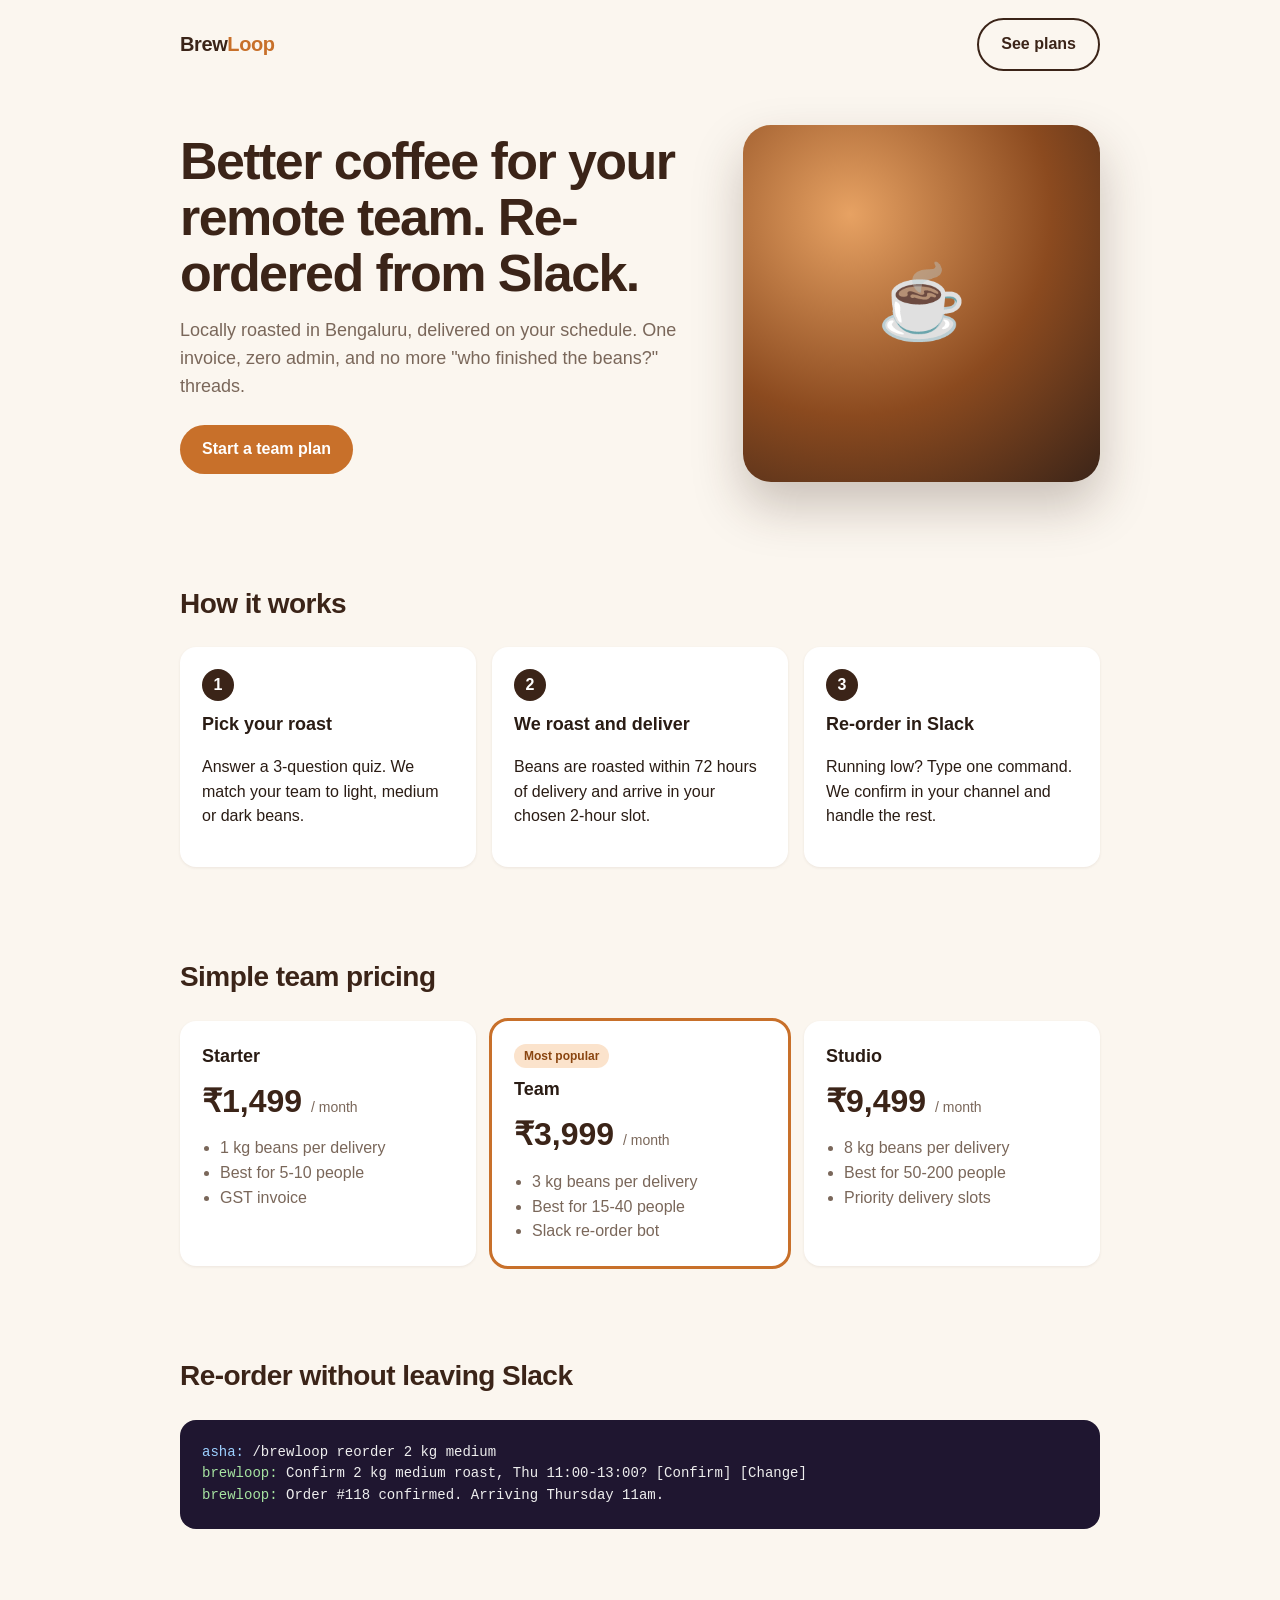
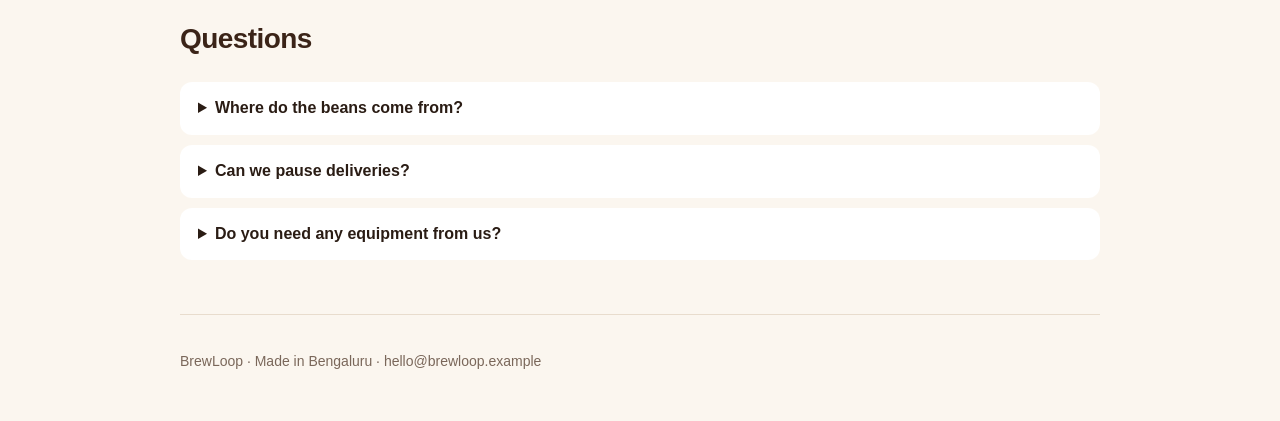
<file: web/mock/landing.html>
<!doctype html>
<html lang="en">
<head>
<meta charset="utf-8">
<meta name="viewport" content="width=device-width, initial-scale=1">
<title>BrewLoop: locally roasted coffee for remote teams</title>
<style>
  :root { --brown:#3b2418; --cream:#fbf6ef; --accent:#c8702a; --ink:#2a1c14; --muted:#7a675a; }
  * { box-sizing: border-box; }
  body { margin:0; font-family: -apple-system,BlinkMacSystemFont,"Segoe UI",Roboto,Arial,sans-serif; color:var(--ink); background:var(--cream); line-height:1.55; }
  .wrap { max-width: 960px; margin: 0 auto; padding: 0 20px; }
  nav { display:flex; justify-content:space-between; align-items:center; padding:18px 0; }
  .logo { font-weight:800; font-size:20px; color:var(--brown); letter-spacing:-.02em; }
  .logo span { color:var(--accent); }
  .btn { display:inline-block; background:var(--accent); color:#fff; padding:12px 22px; border-radius:999px; font-weight:700; text-decoration:none; }
  .btn.ghost { background:transparent; color:var(--brown); border:2px solid var(--brown); }
  .hero { padding: 36px 0 56px; display:grid; gap:28px; grid-template-columns: 1.2fr .8fr; align-items:center; }
  h1 { font-size: clamp(30px, 6vw, 52px); line-height:1.08; letter-spacing:-.03em; margin:0 0 16px; color:var(--brown); }
  .lead { font-size:18px; color:var(--muted); margin:0 0 24px; }
  .cup { aspect-ratio: 1; border-radius: 28px; background: radial-gradient(circle at 30% 25%, #e7a263, #8b4a1f 55%, #3b2418); display:grid; place-items:center; color:#fff; font-size:72px; box-shadow: 0 24px 50px rgba(59,36,24,.25); }
  section { padding: 44px 0; }
  h2 { font-size: 28px; letter-spacing:-.02em; margin:0 0 22px; color:var(--brown); }
  .grid3 { display:grid; gap:16px; grid-template-columns: repeat(3, 1fr); }
  .card { background:#fff; border-radius:16px; padding:22px; box-shadow:0 1px 3px rgba(59,36,24,.08); }
  .card h3 { margin:0 0 6px; font-size:18px; }
  .step { width:32px; height:32px; border-radius:50%; background:var(--brown); color:#fff; display:grid; place-items:center; font-weight:700; margin-bottom:10px; }
  .price { font-size:32px; font-weight:800; color:var(--brown); }
  .price small { font-size:14px; font-weight:500; color:var(--muted); }
  .card.featured { outline:3px solid var(--accent); }
  .tag { display:inline-block; background:#fbe3cc; color:#8a4510; font-size:12px; font-weight:700; padding:3px 10px; border-radius:99px; margin-bottom:8px; }
  ul { padding-left:18px; margin:10px 0 0; color:var(--muted); }
  .slack { background:#1f1630; color:#eee; border-radius:16px; padding:22px; font-family: ui-monospace,Menlo,Consolas,monospace; font-size:14px; }
  .slack .me { color:#9cd0ff; } .slack .bot { color:#a6e3a1; }
  details { background:#fff; border-radius:12px; padding:14px 18px; margin-bottom:10px; }
  summary { font-weight:700; cursor:pointer; }
  footer { padding:36px 0 48px; color:var(--muted); font-size:14px; border-top:1px solid #e8dccd; }
  @media (max-width: 720px) { .hero, .grid3 { grid-template-columns: 1fr; } .cup { max-width: 220px; font-size:56px; } }
</style>
</head>
<body>
<div class="wrap">
  <nav>
    <div class="logo">Brew<span>Loop</span></div>
    <a class="btn ghost" href="#pricing">See plans</a>
  </nav>

  <header class="hero">
    <div>
      <h1>Better coffee for your remote team. Re-ordered from Slack.</h1>
      <p class="lead">Locally roasted in Bengaluru, delivered on your schedule. One invoice, zero admin, and no more "who finished the beans?" threads.</p>
      <a class="btn" href="#pricing">Start a team plan</a>
    </div>
    <div class="cup" aria-hidden="true">&#9749;</div>
  </header>

  <section>
    <h2>How it works</h2>
    <div class="grid3">
      <div class="card"><div class="step">1</div><h3>Pick your roast</h3><p>Answer a 3-question quiz. We match your team to light, medium or dark beans.</p></div>
      <div class="card"><div class="step">2</div><h3>We roast and deliver</h3><p>Beans are roasted within 72 hours of delivery and arrive in your chosen 2-hour slot.</p></div>
      <div class="card"><div class="step">3</div><h3>Re-order in Slack</h3><p>Running low? Type one command. We confirm in your channel and handle the rest.</p></div>
    </div>
  </section>

  <section id="pricing">
    <h2>Simple team pricing</h2>
    <div class="grid3">
      <div class="card"><h3>Starter</h3><div class="price">&#8377;1,499 <small>/ month</small></div><ul><li>1 kg beans per delivery</li><li>Best for 5-10 people</li><li>GST invoice</li></ul></div>
      <div class="card featured"><span class="tag">Most popular</span><h3>Team</h3><div class="price">&#8377;3,999 <small>/ month</small></div><ul><li>3 kg beans per delivery</li><li>Best for 15-40 people</li><li>Slack re-order bot</li></ul></div>
      <div class="card"><h3>Studio</h3><div class="price">&#8377;9,499 <small>/ month</small></div><ul><li>8 kg beans per delivery</li><li>Best for 50-200 people</li><li>Priority delivery slots</li></ul></div>
    </div>
  </section>

  <section>
    <h2>Re-order without leaving Slack</h2>
    <div class="slack">
      <div><span class="me">asha:</span> /brewloop reorder 2 kg medium</div>
      <div><span class="bot">brewloop:</span> Confirm 2 kg medium roast, Thu 11:00-13:00? [Confirm] [Change]</div>
      <div><span class="bot">brewloop:</span> Order #118 confirmed. Arriving Thursday 11am.</div>
    </div>
  </section>

  <section>
    <h2>Questions</h2>
    <details><summary>Where do the beans come from?</summary><p>We partner with a Bengaluru roaster who sources single-origin beans from Karnataka and Kerala estates.</p></details>
    <details><summary>Can we pause deliveries?</summary><p>Yes. Pause for up to four weeks from the dashboard or with /brewloop pause.</p></details>
    <details><summary>Do you need any equipment from us?</summary><p>No. Beans come ready to grind or pre-ground for your brewing method. We do not sell machines.</p></details>
  </section>

  <footer>BrewLoop &middot; Made in Bengaluru &middot; hello@brewloop.example</footer>
</div>
</body>
</html>
</file>
